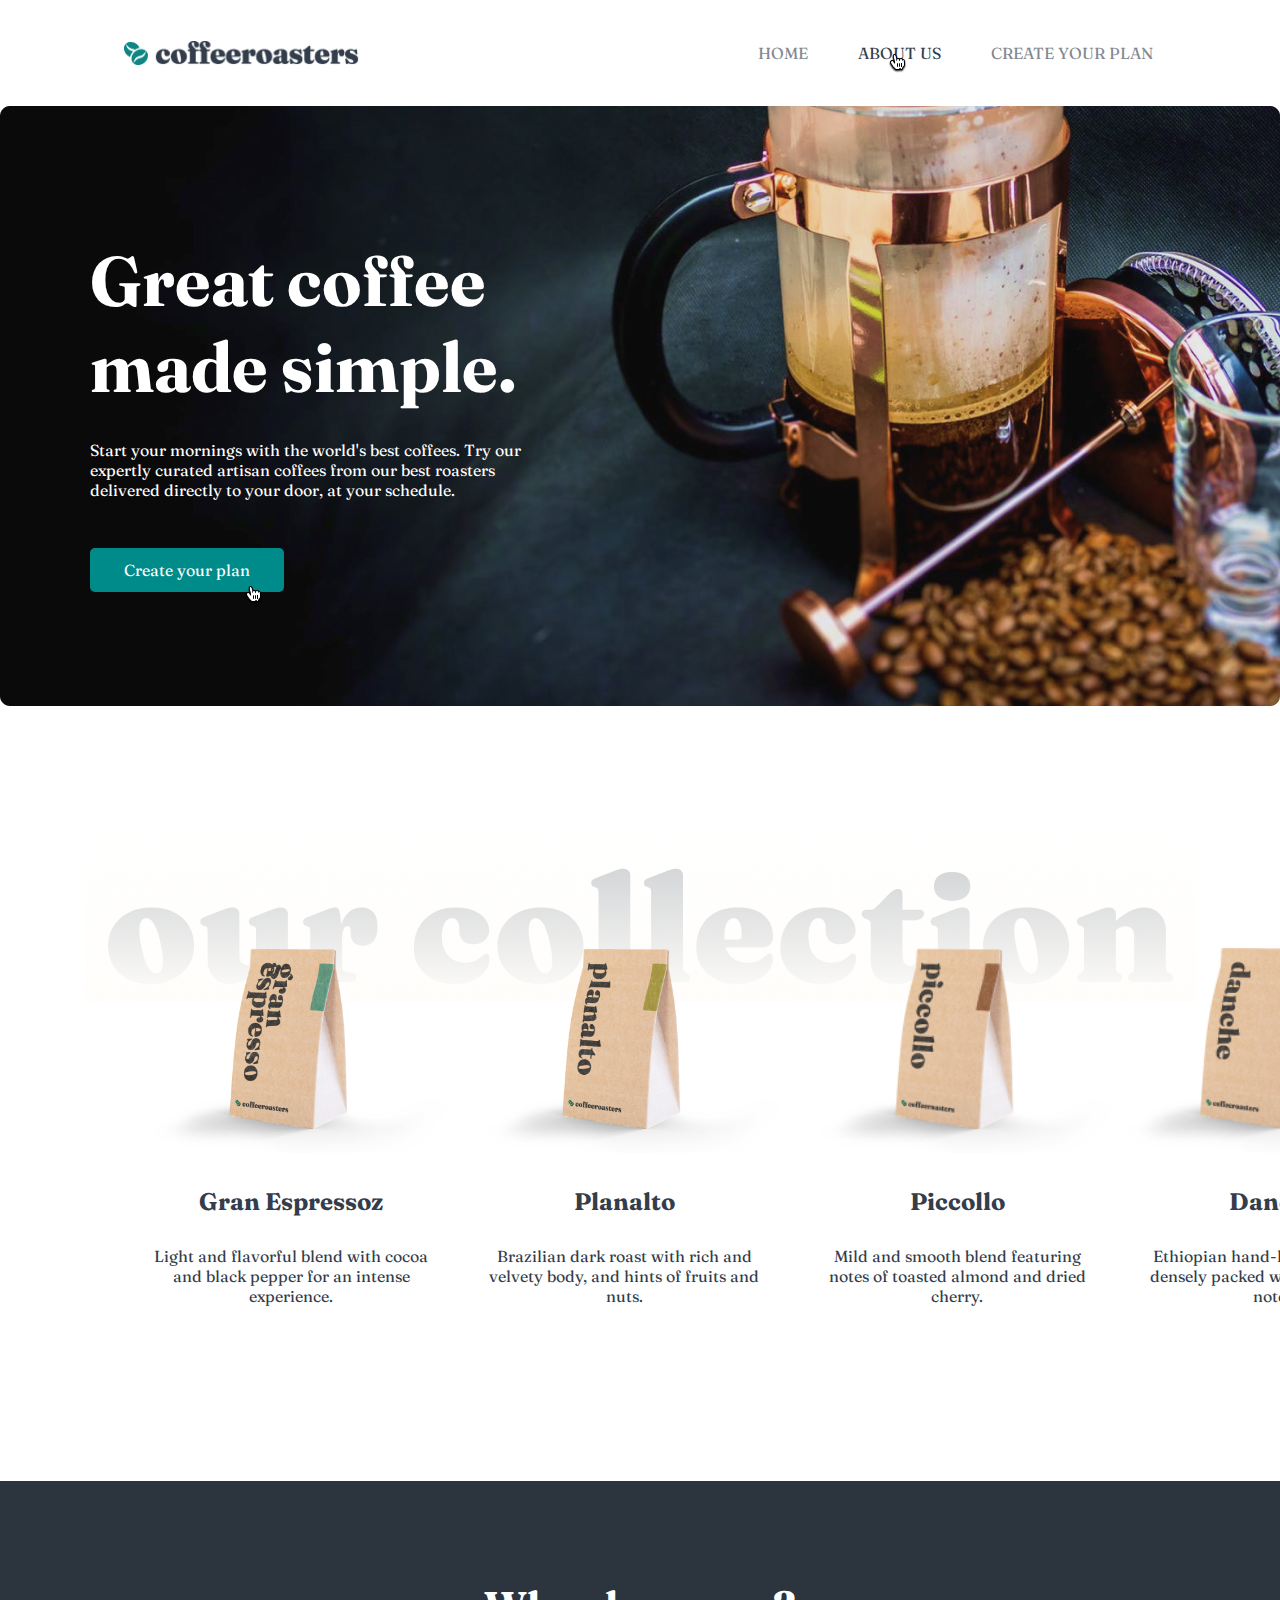
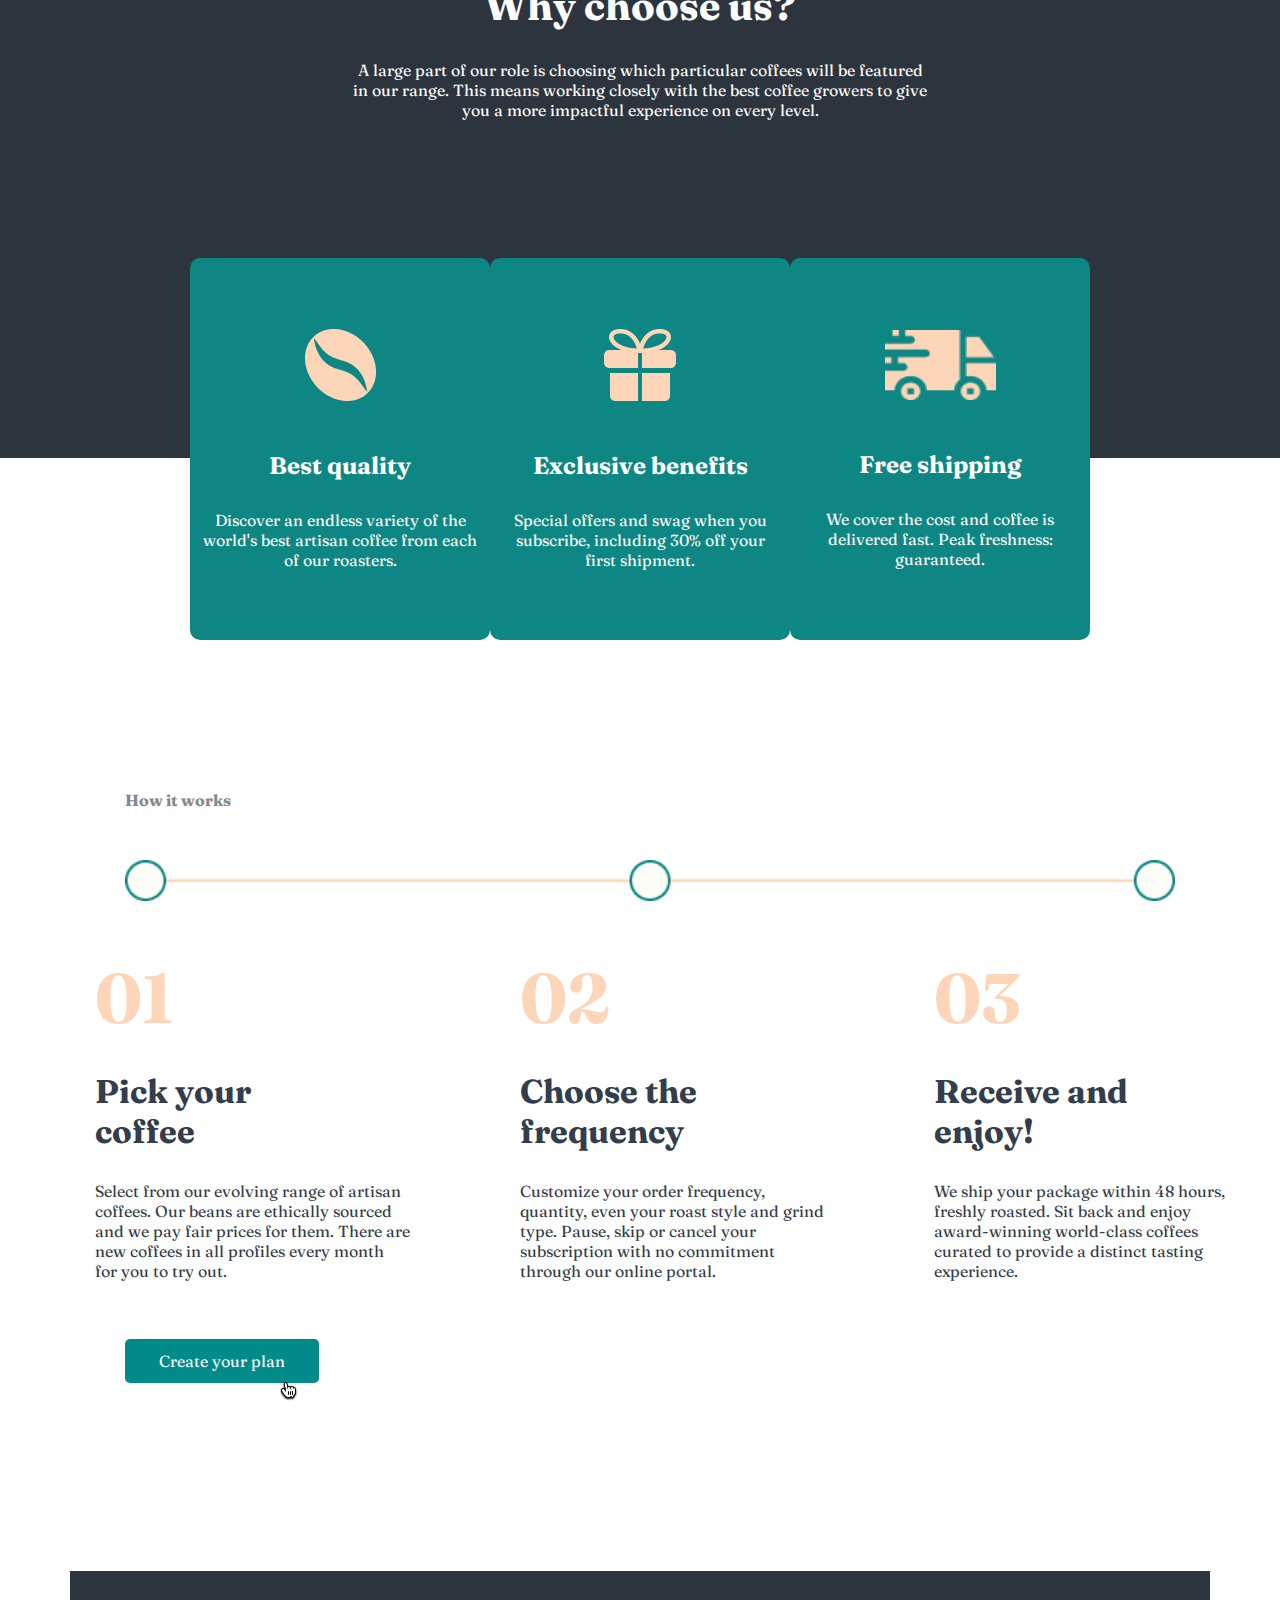
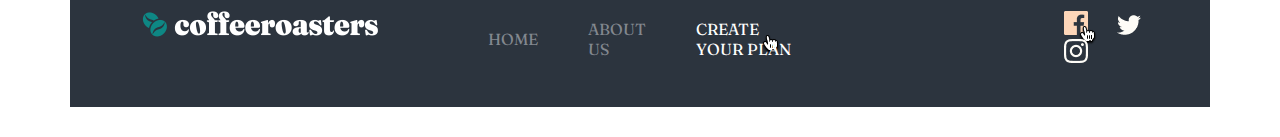
<file: page-1/index.html>
<!DOCTYPE html>
<html lang="en">
<head>
    <meta charset="UTF-8">
    <meta http-equiv="X-UA-Compatible" content="IE=edge">
    <meta name="viewport" content="width=device-width, initial-scale=1.0">
    <title>Coffeeroasters</title>
    <link rel="stylesheet" href="./style.css">
</head>
<body>
    <header>
        <div class="nav">
            <img class="nav-logo" src="./images/Group 5 (1).png" alt="Logo">

            <ul class="nav-list">
                <li class="nav-item">
                    <a class="nav-link" href="#">Home</a>
                </li>

                <li class="nav-item">
                    <a class="nav-link-style" href="#">About us </a>
                    <img class="nav-img" src="./images/Pointer Copy 8.png" alt="Link">
                </li>

                <li class="nav-item">
                    <a class="nav-link" href="#">Create your plan</a>
                </li>
            </ul>
        </div>
    </header>

    <main>
        <div class="hero">
            <div>
            <h1 class="hero-title">
                Great coffee <br> made simple.
            </h1>
            <p class="hero-sentences">
                Start your mornings with the world's best coffees. Try our <br> expertly curated artisan coffees from our best roasters <br> delivered directly to your door, at your schedule.
            </p>
            <a class="hero-link" href="#">Create your plan  </a>
            <img class="hero-img" src="./images/Pointer Copy 8.png" alt="Link">
            </div>
        </div>
    </main>
    
    <div class="collection">
        <ul class="collection-list">
            <li class="collection-item">
                <img src="./images/expresso@2x.png" alt="Photo" width="333" height="222">
                <h2 class="collection-title">
                    Gran Espressoz
                </h2>
                <p>
                    Light and flavorful blend with cocoa<br>and black pepper for an intense<br>experience.
                </p>       
            </li>

            <li class="collection-item">
                <img src="./images/kopi2.png" alt="Photo" width="333" height="222">
                <h2 class="collection-title">
                    Planalto
                </h2>
                <p>
                    Brazilian dark roast with rich and <br> velvety body, and hints of fruits and
                    <br> nuts.
                </p>
            </li>

            <li class="collection-item">
                <img src="./images/kopi3.png" alt="Photo" width="333" height="222">
                <h2 class="collection-title">
                    Piccollo
                </h2>
                <p>
                    Mild and smooth blend featuring <br> notes of toasted almond and dried <br> cherry.
                </p>
            </li>

            <li class="collection-item">
                <img src="./images/kopi4.png" alt="Photo" width="303" height="205">                    <h2 class="collection-title">
                    Danche
                </h2>
                <p>
                    Ethiopian hand-harvested blend <br> densely packed with vibrant fruit <br> notes.
                </p>
            </li>
        </ul>
    </div>

    <section>
        <div class="apps">
            <h1 class="apps-box">Why choose us?</h1>
            <p class="apps-lorem">
                A large part of our role is choosing 
                which particular coffees will be featured <br> in our range. This means working closely with the best coffee growers to give <br> you a more impactful experience on every level.
            </p>
        </div>

        <ul class="apps-list">
            <li class="apps-item">
                <img src="./images/coffee-bean.png" alt="Coffee">
                <h2 class="apps-title">Best quality</h2>
                <p>Discover an endless variety of the <br> world's best artisan coffee from each <br> of our roasters.</p>
            </li>

            <li class="apps-item">
                <img src="./images/Combined Shape.png" alt="Shape">
                <h2 class="apps-title">Exclusive benefits
                </h2>
                <p>Special offers and swag when you <br> subscribe, including 30% off your <br> first shipment.</p>
            </li>

            <li class="apps-item">
                <img src="./images/Combined Dostavka.png" alt="Delivered" width="111" height="70">
                <h2 class="apps-title">Free shipping</h2>
                <p>We cover the cost and coffee is <br> delivered fast. Peak freshness: <br> guaranteed.</p>
            </li>
        </ul>
    </section>

    <footer>
      <div class="footer">
        <h4 style="color: #83888F;">How it works</h4>
        <img src="./images/Group 16.png" alt="#">
      </div>

        <ul class="footer-list">
            <li class="footer-item">
                <h2 class="footer-title">01</h2>
                <h3>Pick your <br> coffee</h3>
                <p>
                    Select from our evolving range of artisan <br> coffees. Our beans are ethically sourced <br> and we pay fair prices for them. There are <br> new coffees in all profiles every month <br> for you to try out.
                </p>
            </li>

            <li class="footer-item">
                <h2 class="footer-title">02</h2>
                <h3>Choose the <br> frequency</h3>
                <p>
                    Customize your order frequency, <br> quantity, even your roast style and grind <br> type. Pause, skip or cancel your <br> subscription with no commitment <br> through our online portal.
                </p>
            </li>

            <li class="footer-item">
                <h2 class="footer-title">03</h2>
                <h3>Receive and <br> enjoy!</h3>
                <p>
                    We ship your package within 48 hours, <br> freshly roasted. Sit back and enjoy <br> award-winning world-class coffees <br> curated to provide a distinct tasting <br> experience.
                </p>
            </li>
        </ul>
        
        <a class="footer-link" href="#">Create your plan</a>
        <img class="footer-img" src="./images/Pointer Copy 8.png" alt="Link">
    </footer>

    <div class="end">
        <img class="end-logo" src="./images/Logo.png" alt="Logo" width="236" height="26">

        <ul class="end-list">
            <li class="end-item">
                <a class="end-link" href="#">Home</a>
            </li>
            <li class="end-item">
                <a class="end-link" href="#">About us</a>
            </li>
            <li class="end-item">
                <img class="end-img" src="./images/Pointer Copy 8.png" alt="Arrow">
                <a class="end-link-style" href="#">Create your plan</a>
            </li>
        </ul>

        <div class="icon">
            <a class="end-icon" href="#">
                <img src="./images/Facebook (2).png" alt="Facebook">
            </a>
            <img class="end-arrow" src="./images/Pointer Copy 8.png" alt="Arrow"> 
            <a class="end-icon" href="#">
                <img src="./images/Skype.png" alt="Skype">
            </a>
            <a class="end-icon" href="#">
                <img src="./images/Instagram.png" alt="Instagram">
            </a>    
        </div>
    </div>
</body>
</html>
</file>
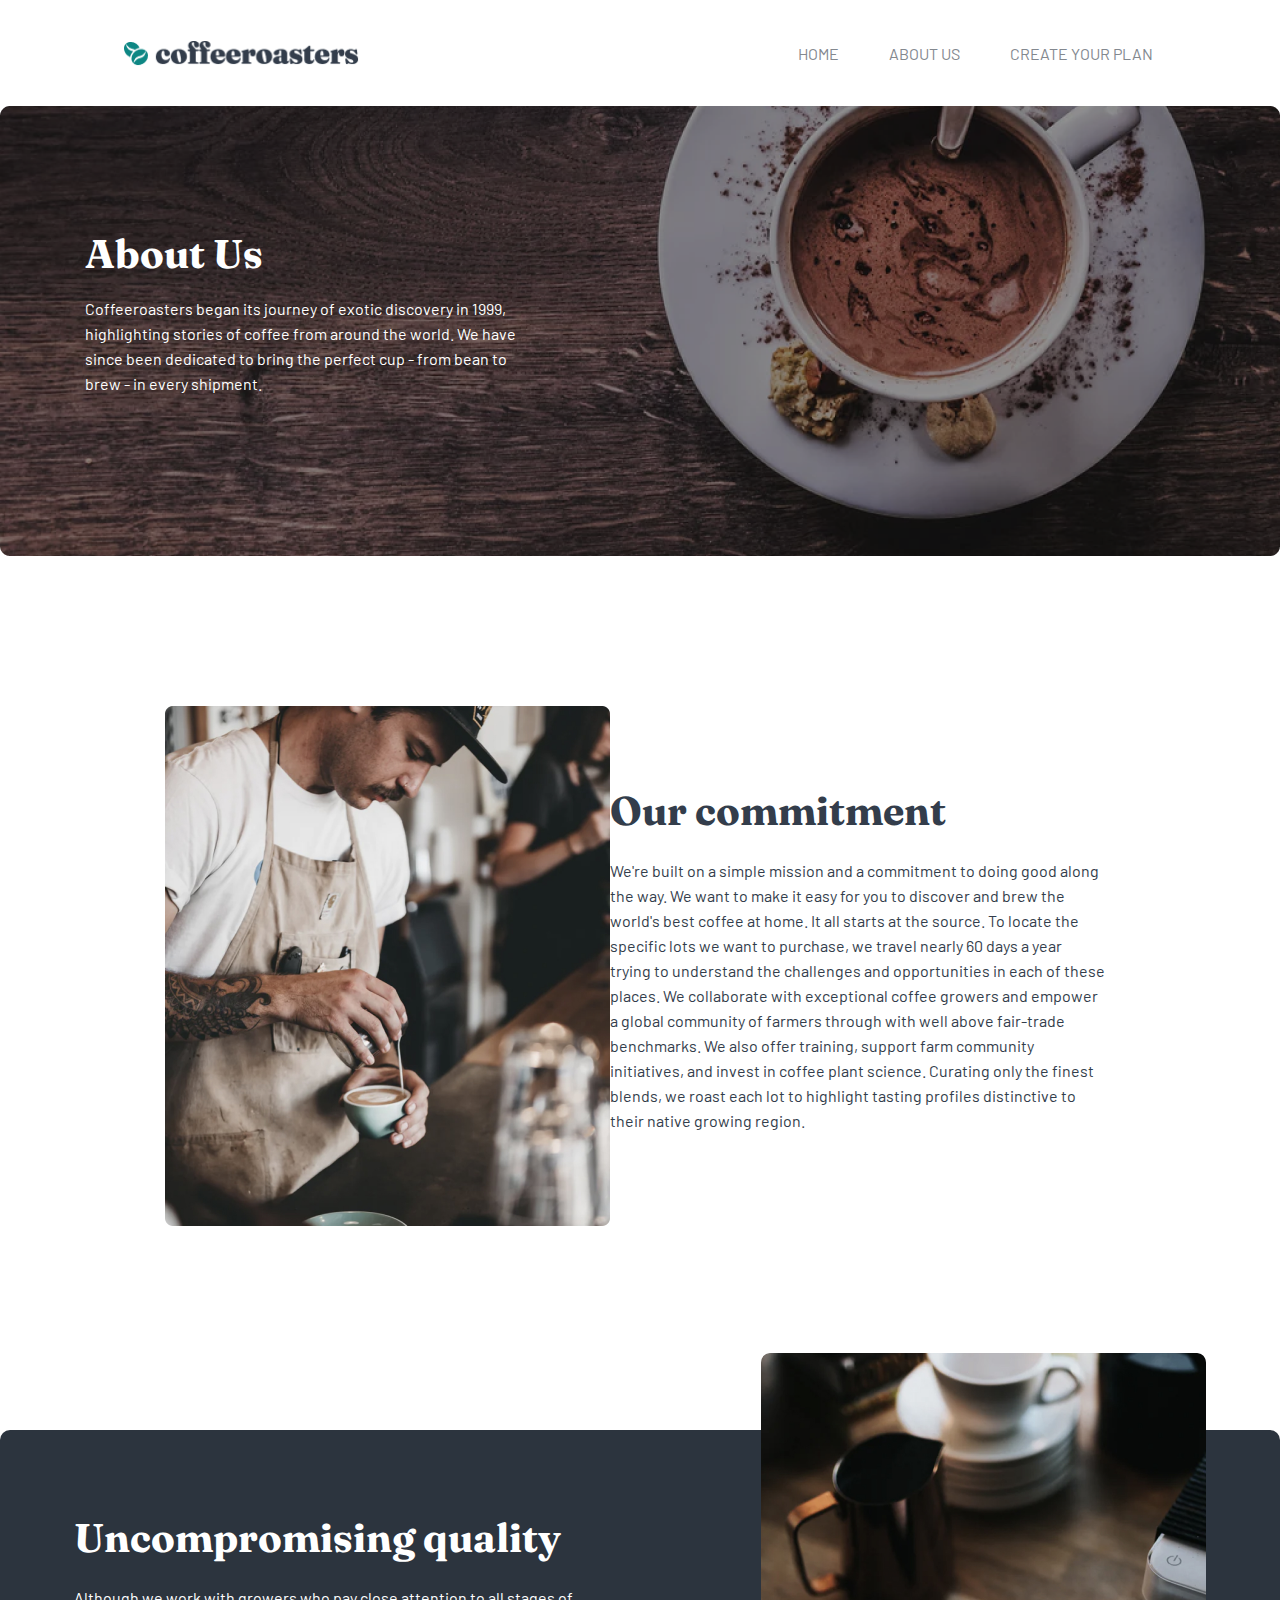
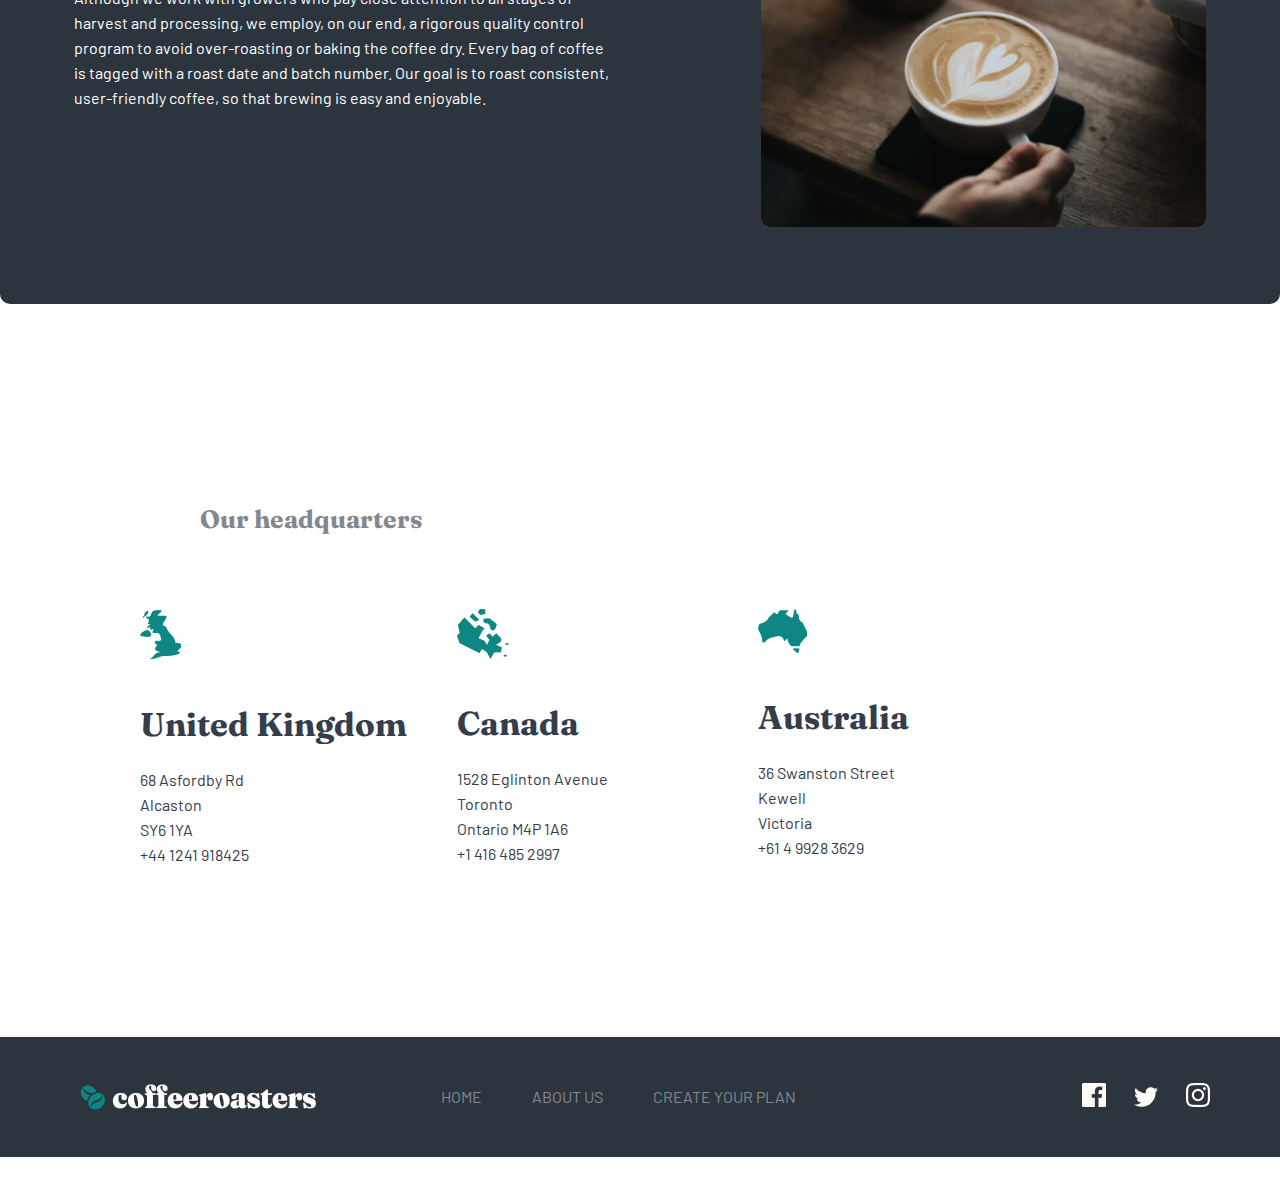
<file: page-2/main.html>
<!DOCTYPE html>
<html lang="en">
<head>
    <meta charset="UTF-8">
    <meta http-equiv="X-UA-Compatible" content="IE=edge">
    <meta name="viewport" content="width=device-width, initial-scale=1.0">
    <title>Coffeeroasters</title>
    <link rel="stylesheet" href="./main.css">
</head>
<body>
    <header>
        <div class="header">
            <img class="header-logo" src="./images/Group 5 (1).png" alt="Logo">

            <ul class="header-list">
                <li class="header-item">
                    <a class="header-link" href="#">Home</a>
                </li>

                <li class="header-item">
                    <a class="header-link" href="#">About us </a>
                </li>

                <li class="header-item">
                    <a class="header-link" href="#">Create your plan</a>
                </li>
            </ul>
        </div>
    </header>

    <div class="hero">
        <div class="hero-box">
            <h2>About Us</h2>
            <p>
            Coffeeroasters began its journey of exotic discovery in 1999, <br> highlighting stories of coffee from around the world. We have <br> since been dedicated to bring the perfect cup - from bean to <br> brew - in every shipment.
            </p>
        </div>
    </div>

    <main>
        <div class="main-top">
            <div class="main-left">
                <img src="./images/Coffee3.jpg" alt="Photo">
            </div>
        
            <div class="main-right">
                <h2>Our commitment</h2>
                <p>
                    We're built on a simple mission and a commitment to doing good along the way. We want to make it easy for you to discover and brew the world's best coffee at home. It all starts at the source. To locate the specific lots we want to purchase, we travel nearly 60 days a year trying to understand the challenges and opportunities in each of these places. We collaborate with exceptional coffee growers and empower a global community of farmers through with well above fair-trade benchmarks. We also offer training, support farm community initiatives, and invest in coffee plant science. Curating only the finest blends, we roast each lot to highlight tasting profiles distinctive to their native growing region.
                </p>
            </div>    
        </div>

        <div class="main-bottom">
            <div class="main-bottom-left">
                <h2>Uncompromising quality</h2>
                <p>
                    Although we work with growers who pay close attention to all stages of harvest and processing, we employ, on our end, a rigorous quality control program to avoid over-roasting or baking the coffee dry. Every bag of coffee is tagged with a roast date and batch number. Our goal is to roast consistent, user-friendly coffee, so that brewing is easy and enjoyable.
                </p>
            </div>

            <div class="main-bottom-right">
                <img src="./images/Coffee2.jpg" alt="Photo">
            </div>
        </div>
    </main>

    <section>
        <h2>Our headquarters</h2>
        <ul class="section-list">
            <li>
                <img src="./images/UK.png" alt="United Kingdom">
                <h3 class="section-title">United Kingdom</h3>
                <p>
                    68 Asfordby Rd<br>
                    Alcaston<br>
                    SY6 1YA <br>
                    +44 1241 918425
                </p>
            </li>

            <li class="section-item">
                <img src="./images/Canada.png" alt="Canada">
                <h3 class="section-title">Canada</h3>
                <p>
                    1528 Eglinton Avenue<br>
                    Toronto<br>
                    Ontario M4P 1A6<br>
                    +1 416 485 2997
                </p>
            </li>

            <li>
                <img src="./images/Australia.png" alt="Australia">
                <h3 class="section-title">Australia</h3>
                <p>
                    36 Swanston Street<br>
                    Kewell<br>
                    Victoria<br>
                    +61 4 9928 3629
                </p>
            </li>
        </ul>
    </section>

    <footer>
        <div class="footer">
            <img class="footer-logo" src="./images/Logo.png" alt="Logo" width="236" height="26">
    
            <ul class="footer-list">
                <li class="footer-item">
                    <a class="footer-link" href="#">Home</a>
                </li>
                <li class="footer-item">
                    <a class="footer-link" href="#">About us</a>
                </li>
                <li class="footer-item">
                    <a class="footer-link" href="#">Create your plan</a>
                </li>
            </ul>
    
            <div>
                <a class="footer-icon" href="#">
                    <img src="./images/Facebookk.png" alt="Facebook">
                </a>
                <a class="footer-icon" href="#">
                    <img src="./images/Skype.png" alt="Skype">
                </a>
                <a class="footer-icon" href="#">
                    <img src="./images/Instagram.png" alt="Instagram">
                </a>    
            </div>
        </div>
    </footer>
</body>
</html>
</file>
<file: page-1/style.css>
@import url('https://fonts.googleapis.com/css2?family=Fraunces:opsz,wght@9..144,700&family=Nunito:wght@200&family=Syne+Mono&display=swap');

*{
    box-sizing: border-box;
    margin: 0 auto;
    padding: 0 auto;
}

body{
    font-family: 'Fraunces', serif;
}

.nav{
    display: flex;
    justify-content: space-between;
    align-items: center;
    margin: 40px 0px;
}

.nav-logo{
    width: 236px;
    height: 26px;
    margin-left: 123px;
}

.nav-list{
    display: flex;
    margin-right: 77px;
}

.nav-item{
    display: flex;
    margin-right: 50px;
}

.nav-link{
    text-decoration: none;
    color: #83888f;
    text-transform: uppercase;
}

.nav-link-style{
    position: relative;
    text-decoration: none;
    color: #333D4B;
    text-transform: uppercase;
}

.nav-img{
    position: absolute;
    margin-left: 30px;
    margin-top: 10px;
}

.hero{
    position: relative;
    width: 1280px;
    height: 600px;
    background-image: url(./images/Bitmap.jpg);
    margin-bottom: 100px;
}

.hero > div{
    position: absolute;
    left: 7%;
    top: 22%;
}

.hero-title{
    font-size: 70px;
    color: white;
}

.hero-sentences{
    margin-top: 30px;
    margin-bottom: 60px;
    color: white;
}

.hero-link{
    position: relative;
    background-color: darkcyan;
    text-decoration: none;
    color: white;
    padding: 12px 34px;
    border-radius: 5px;
}

.hero-img{
    position: absolute;
    margin-left: -40px;
    margin-top: 25px;
}

.collection{
    width: 1111px; height: 525px;
    display: flex;
    justify-content: space-around;
    background-image: url(./images/Group\ 13.png);
    background-repeat: no-repeat;
    background-position-x: center;
    margin-bottom: 150px;
}

.collection-list{
    display: flex;
    align-items: baseline;
    text-align: center;
    list-style: none;
    color: #333D4B;
    margin-top: 125px;
}

.collection-title{
    margin: 30px 0px;
}

.apps{
    width: 1280px; height: 577px;
    text-align: center;
    margin-bottom: -200px;
    color: white;
    background-color: #2C343E;
    padding: 100px 100px;
}

.apps-box{
    font-size: 40px;
}

.apps-lorem{
    margin-top: 30px;
}

.apps-list{
    display: flex;
    text-align: center;
    list-style: none;
    margin-right: 190px;
    margin-bottom: 150px;
    margin-left: 150px;
}

.apps-item{
    width: 350px; height: 382px;
    display: flex;
    justify-content: center;
    flex-direction: column;
    border-radius: 10px;
    background-color: #0E8784;
    color: #ffff;
}

.apps-title{
    margin-top: 50px;
    margin-bottom: 30px;
}

.footer{
    margin-left: 125px;
}

.footer > img{
    width: 1050px;
    margin: 50px 0px;
}

.footer-list{
    color: #333D4B;
    display: flex;
    list-style: none;
    margin-bottom: 70px;
}

.footer-title{
    color: #FDD6BA;
    font-size: 70px;
}

.footer-item > h3{
    margin: 30px 0px;
    color: #333D4B;
    font-size: 33px;
}

.footer-link{
    position: relative;
    background-color: darkcyan;
    text-decoration: none;
    color: white;
    padding: 12px 34px;
    border-radius: 5px;
    margin-left: 125px;
}

.footer-img{
    position: absolute;
    margin-left: -40px;
    margin-top: 30px;
}

.end{
    display: flex;
    background-color: #2C343E;
    padding: 40px 22px;
    margin: 200px 70px 30px;
}

.end-logo{
    margin-right: 70px;
    margin-left: 50px;
}

.end-list{
    display: flex;
    align-items: center;
    list-style: none;
    margin-right: 220px;
}

.end-item{
    margin-right: 50px;
}

.end-link{
    text-decoration: none;
    color: #83888f;
    text-transform: uppercase;
}

.end-link-style{
    position: relative;
    text-decoration: none;
    color: white;
    text-transform: uppercase;
}

.end-img{
    position: absolute;
    margin-top: 15px;
    margin-left: 65px;
}

.end-icon{
    position: relative;
    text-decoration: none;
    margin-right: 25px;
}

.end-arrow{
    position: absolute;
    margin-top: 14px;
    margin-left: -39px;
}
</file>
<file: page-2/main.css>
@import url('https://fonts.googleapis.com/css2?family=Fraunces:opsz,wght@9..144,700&family=Nunito:wght@200&family=Syne+Mono&display=swap');

@import url('https://fonts.googleapis.com/css2?family=Barlow&family=Fraunces:opsz,wght@9..144,700&family=Nunito:wght@200&family=Syne+Mono&display=swap');

*{
    box-sizing: border-box;
    margin: 0 auto;
    padding: 0 auto;
}

body{
    font-family: 'Fraunces', serif;
}

p{
    font-family: 'Barlow', normal;
}

a{
font-family: 'Barlow', normal;
}

.header{
    display: flex;
    justify-content: space-between;
    align-items: center;
    margin: 40px 0px;
}

.header-logo{
    width: 236px;
    height: 26px;
    margin-left: 123px;
}

.header-list{
    display: flex;
    margin-right: 77px;
}

.header-item{
    display: flex;
    margin-right: 50px;
}

.header-link{
    text-decoration: none;
    color: #83888f;
    text-transform: uppercase;
}

.hero{
    width: 1280px;
    height: 450px;
    background-image: url(./images/Coffee1.png);
    background-repeat: no-repeat;
    color: white;
    margin-bottom: 150px;
}

.hero-box{
    padding: 135px 85px;
    line-height: 25px;
}

.hero-box > h2{
    font-size: 40px;
    margin-bottom: 30px;
}

.main-top{
    display: flex;
    align-items: center;
    margin-bottom: 200px;
}

.main-left > img{
    width: 445px;
    height: 520px;
    margin-left: 165px;
}

.main-right{
    width: 540px;
    height: 340px;
    color: #333D4B;
    line-height: 25px;
    margin-right: 175px;
}

.main-right > h2{
    font-size: 40px;
    margin-bottom: 35px;
}

.main-bottom{
    display: flex;
    align-items: center;
    width: 1280px;
    height: 474px;
    background-color: #2C343E;
    border-radius: 10px;
}

.main-bottom-left{
    width: 540px;
    height: 210px;
    color: white;
    line-height: 25px;
    margin-bottom: 75px;

}

.main-bottom-left > h2{
    font-size: 40px;
    margin-bottom: 35px;
}

.main-bottom-right > img{
    width: 445px;
    height: 474px;
    border-radius: 2%;
    margin-bottom: 150px;
}

section{
    margin-left: 50px;
}

section > h2{
    font-size: 25px;
    color: #83888F;
    margin: 200px 150px 75px;
}

.section-list{
    display: flex;
    list-style: none;
    color: #333D4B;
    margin-right: 321px;
    margin-bottom: 170px;
    line-height: 25px;
}

.section-item{
    margin-right: 100px;
    margin-left: 0px;
}

.section-title{
    font-size: 33px;
    margin: 45px 0px 30px;
}

.footer{
    width: 1280px;
    height: 120px;
    display: flex;
    align-items: center;
    background-color: #2C343E;
    padding: 0px 30px;
    margin-bottom: 30px;
}

.footer-logo{
    margin-right: 70px;
    margin-left: 50px;
}

.footer-list{
    display: flex;
    align-items: center;
    list-style: none;
    margin-right: 220px;
}

.footer-item{
    margin-right: 50px;
}

.footer-link{
    text-decoration: none;
    color: #83888f;
    text-transform: uppercase;
}

.footer-icon{
    text-decoration: none;
    margin-right: 25px;
}
</file>
